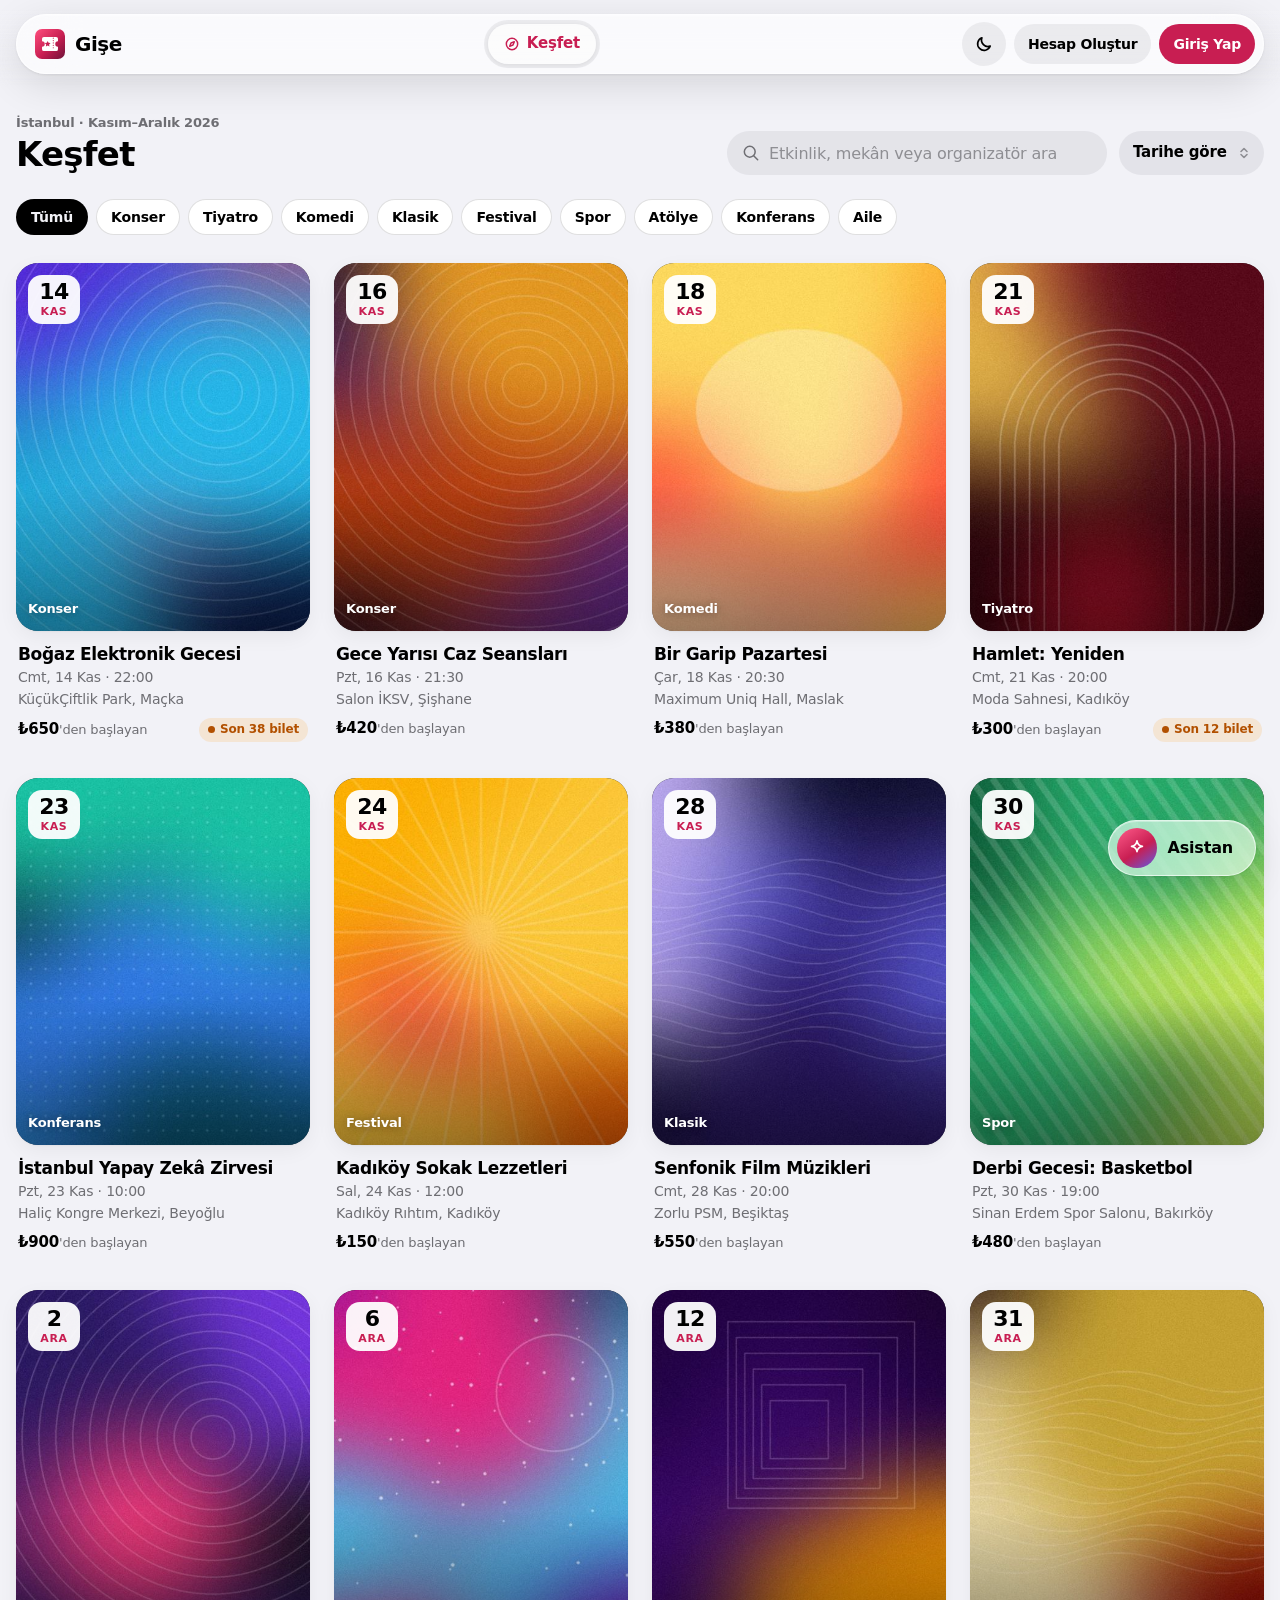
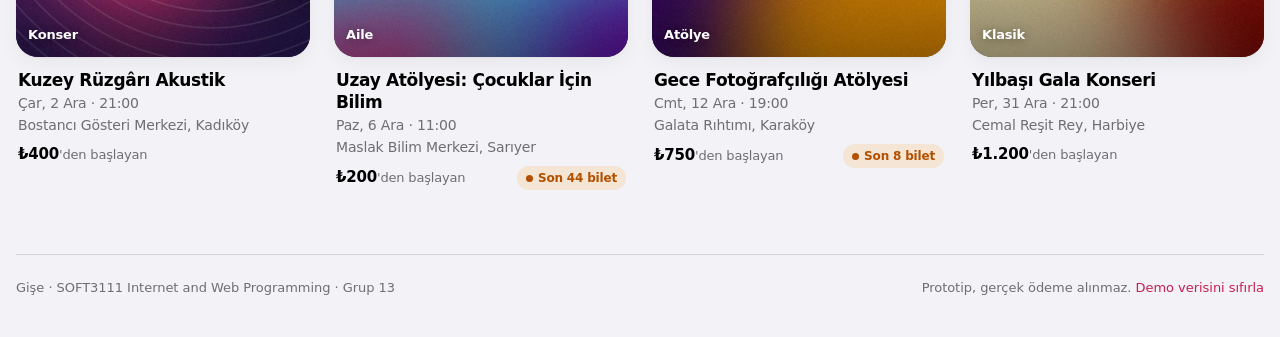
<file: index.html>
<!DOCTYPE html>
<html lang="tr">
<head>
<meta charset="utf-8">
<meta name="viewport" content="width=device-width, initial-scale=1">
<title>Keşfet · Gişe</title>
<link rel="icon" href="data:image/svg+xml,%3Csvg xmlns=%22http://www.w3.org/2000/svg%22 viewBox=%220 0 64 64%22%3E%3Crect width=%2264%22 height=%2264%22 rx=%2215%22 fill=%22%23C81E52%22/%3E%3Cpath d=%22M15 21a4 4 0 0 1 4-4h26a4 4 0 0 1 4 4v5.2a5.8 5.8 0 0 0 0 11.6V43a4 4 0 0 1-4 4H19a4 4 0 0 1-4-4v-5.2a5.8 5.8 0 0 0 0-11.6z%22 fill=%22%23fff%22/%3E%3C/svg%3E">
<link rel="stylesheet" href="assets/app.css">
<script>try{var t=localStorage.getItem("gise-theme");if(t==="dark"||t==="light")document.documentElement.setAttribute("data-theme",t)}catch(e){}</script>
</head>
<body data-page="kesfet">
<div class="edge" aria-hidden="true"></div>
<div id="app"></div>
<div id="layer"></div>
<script src="assets/covers.js"></script>
<script src="assets/app.js"></script>
</body>
</html>
</file>
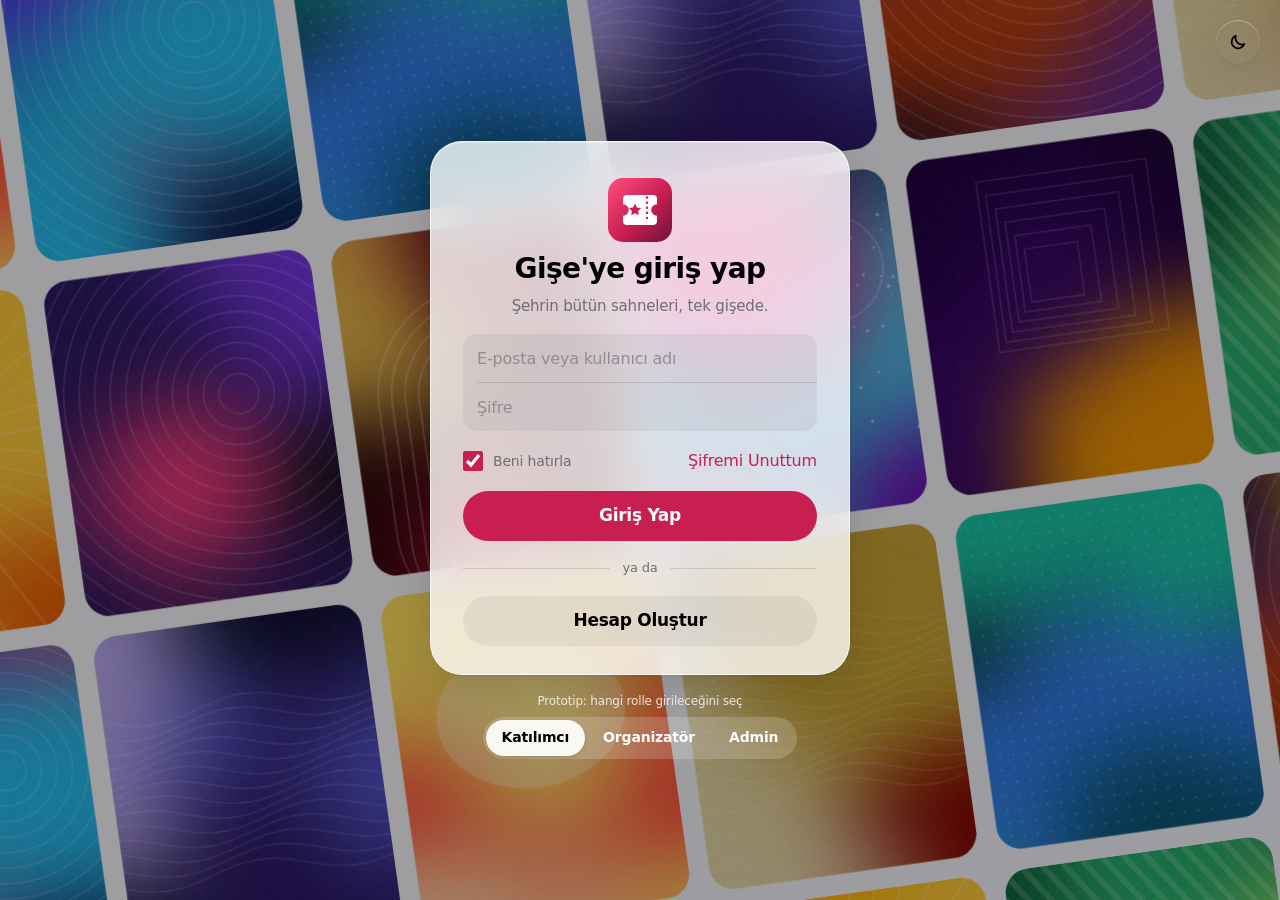
<file: ayarlar.html>
<!DOCTYPE html>
<html lang="tr">
<head>
<meta charset="utf-8">
<meta name="viewport" content="width=device-width, initial-scale=1">
<title>Hesap Ayarları · Gişe</title>
<link rel="icon" href="data:image/svg+xml,%3Csvg xmlns=%22http://www.w3.org/2000/svg%22 viewBox=%220 0 64 64%22%3E%3Crect width=%2264%22 height=%2264%22 rx=%2215%22 fill=%22%23C81E52%22/%3E%3Cpath d=%22M15 21a4 4 0 0 1 4-4h26a4 4 0 0 1 4 4v5.2a5.8 5.8 0 0 0 0 11.6V43a4 4 0 0 1-4 4H19a4 4 0 0 1-4-4v-5.2a5.8 5.8 0 0 0 0-11.6z%22 fill=%22%23fff%22/%3E%3C/svg%3E">
<link rel="stylesheet" href="assets/app.css">
<script>try{var t=localStorage.getItem("gise-theme");if(t==="dark"||t==="light")document.documentElement.setAttribute("data-theme",t)}catch(e){}</script>
</head>
<body data-page="ayarlar">
<div class="edge" aria-hidden="true"></div>
<div id="app"></div>
<div id="layer"></div>
<script src="assets/covers.js"></script>
<script src="assets/app.js"></script>
</body>
</html>
</file>
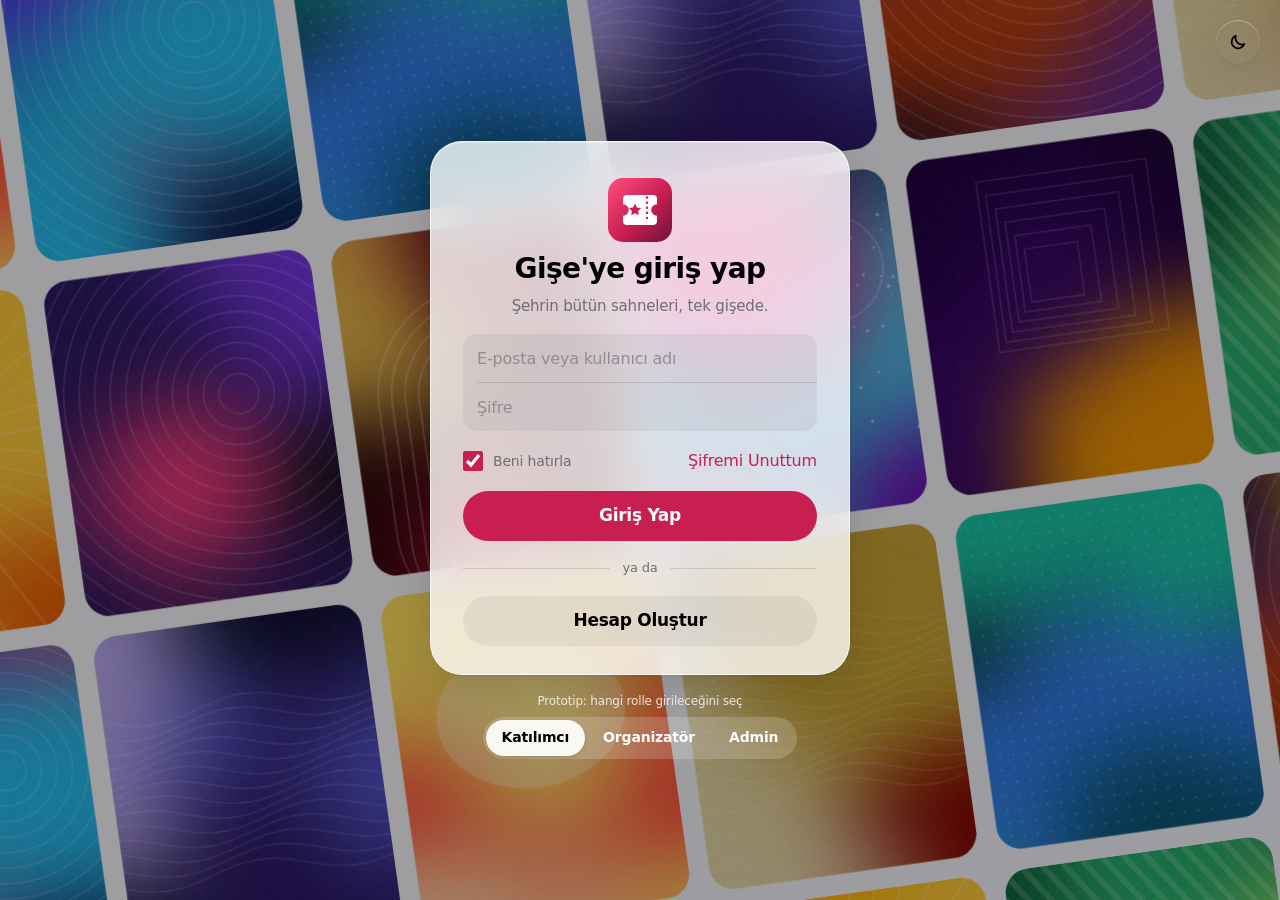
<file: bilet.html>
<!DOCTYPE html>
<html lang="tr">
<head>
<meta charset="utf-8">
<meta name="viewport" content="width=device-width, initial-scale=1">
<title>Biletlerin hazır · Gişe</title>
<link rel="icon" href="data:image/svg+xml,%3Csvg xmlns=%22http://www.w3.org/2000/svg%22 viewBox=%220 0 64 64%22%3E%3Crect width=%2264%22 height=%2264%22 rx=%2215%22 fill=%22%23C81E52%22/%3E%3Cpath d=%22M15 21a4 4 0 0 1 4-4h26a4 4 0 0 1 4 4v5.2a5.8 5.8 0 0 0 0 11.6V43a4 4 0 0 1-4 4H19a4 4 0 0 1-4-4v-5.2a5.8 5.8 0 0 0 0-11.6z%22 fill=%22%23fff%22/%3E%3C/svg%3E">
<link rel="stylesheet" href="assets/app.css">
<script>try{var t=localStorage.getItem("gise-theme");if(t==="dark"||t==="light")document.documentElement.setAttribute("data-theme",t)}catch(e){}</script>
</head>
<body data-page="onay">
<div class="edge" aria-hidden="true"></div>
<div id="app"></div>
<div id="layer"></div>
<script src="assets/covers.js"></script>
<script src="assets/app.js"></script>
</body>
</html>
</file>
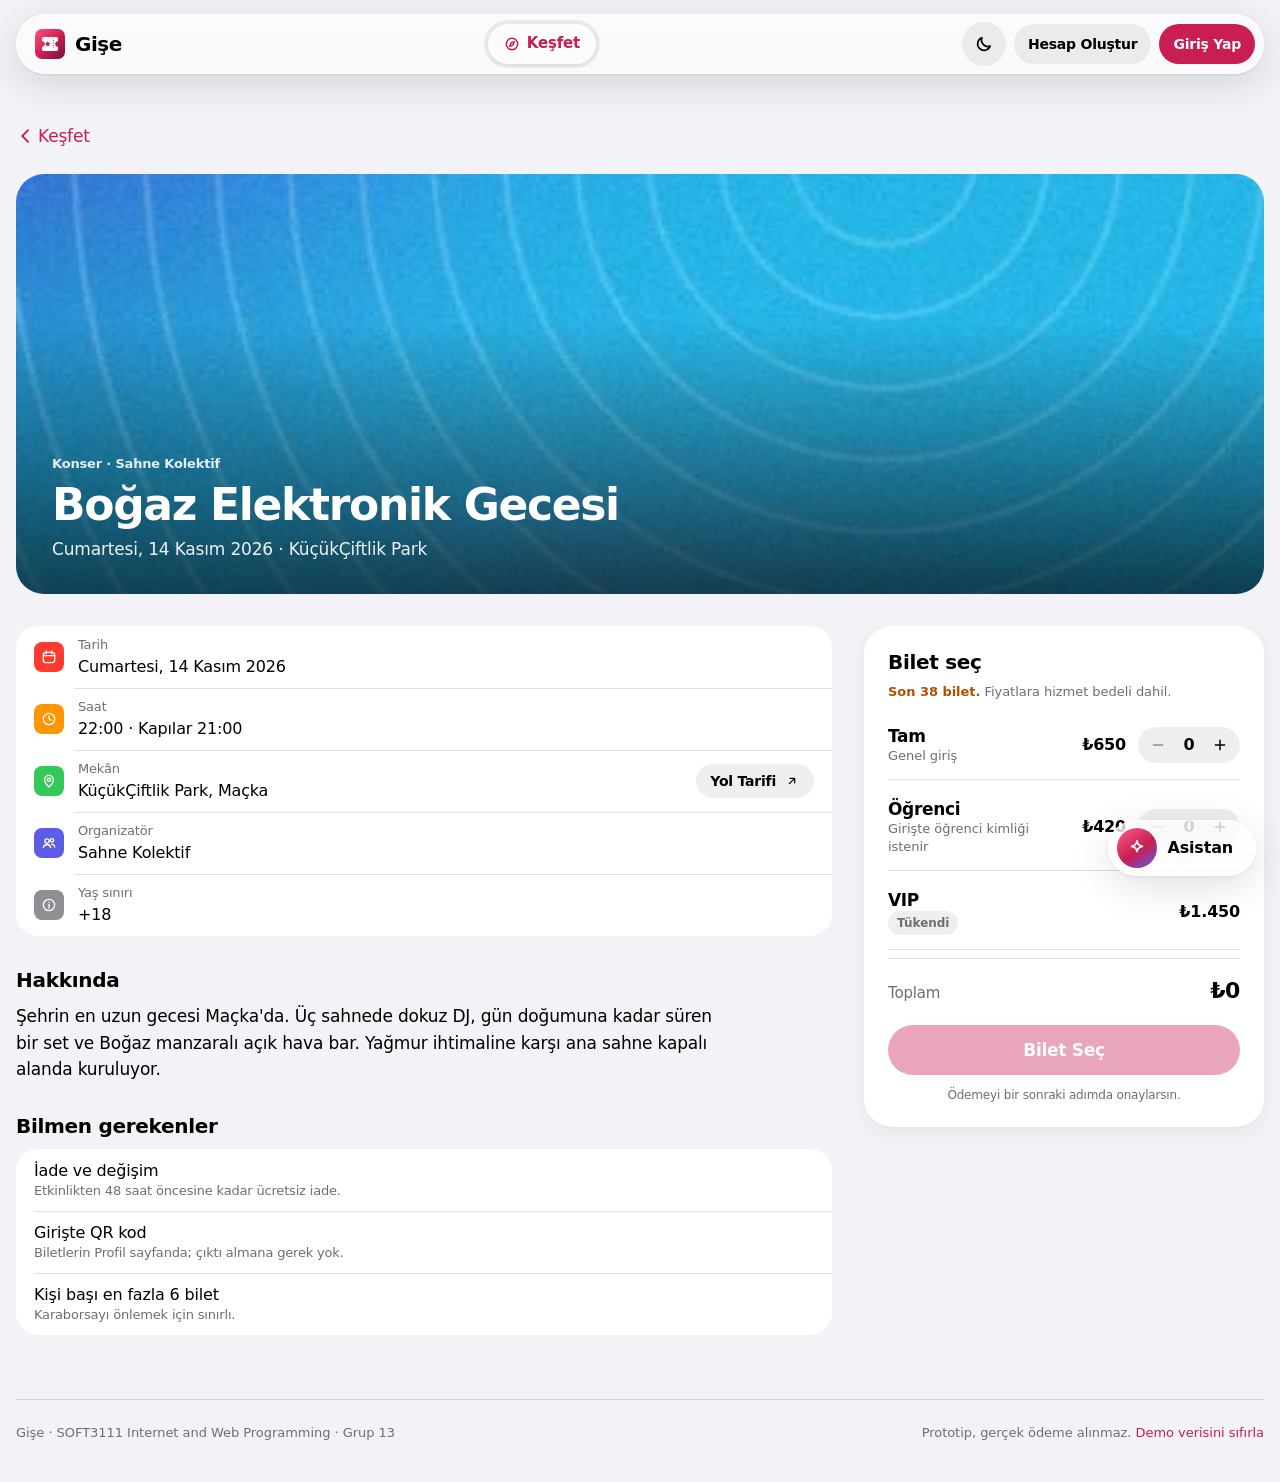
<file: etkinlik.html>
<!DOCTYPE html>
<html lang="tr">
<head>
<meta charset="utf-8">
<meta name="viewport" content="width=device-width, initial-scale=1">
<title>Etkinlik · Gişe</title>
<link rel="icon" href="data:image/svg+xml,%3Csvg xmlns=%22http://www.w3.org/2000/svg%22 viewBox=%220 0 64 64%22%3E%3Crect width=%2264%22 height=%2264%22 rx=%2215%22 fill=%22%23C81E52%22/%3E%3Cpath d=%22M15 21a4 4 0 0 1 4-4h26a4 4 0 0 1 4 4v5.2a5.8 5.8 0 0 0 0 11.6V43a4 4 0 0 1-4 4H19a4 4 0 0 1-4-4v-5.2a5.8 5.8 0 0 0 0-11.6z%22 fill=%22%23fff%22/%3E%3C/svg%3E">
<link rel="stylesheet" href="assets/app.css">
<script>try{var t=localStorage.getItem("gise-theme");if(t==="dark"||t==="light")document.documentElement.setAttribute("data-theme",t)}catch(e){}</script>
</head>
<body data-page="etkinlik">
<div class="edge" aria-hidden="true"></div>
<div id="app"></div>
<div id="layer"></div>
<script src="assets/covers.js"></script>
<script src="assets/app.js"></script>
</body>
</html>
</file>
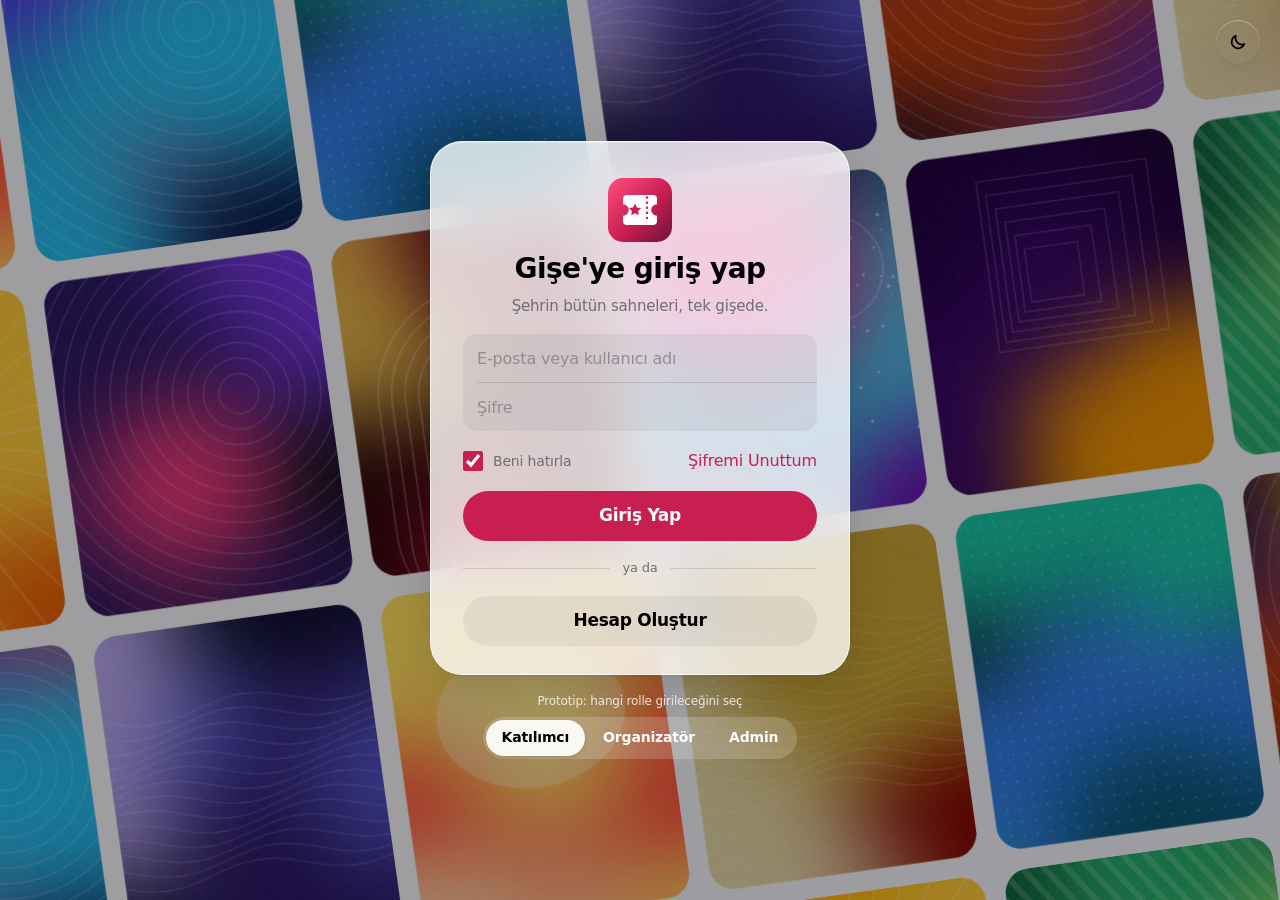
<file: giris.html>
<!DOCTYPE html>
<html lang="tr">
<head>
<meta charset="utf-8">
<meta name="viewport" content="width=device-width, initial-scale=1">
<title>Giriş · Gişe</title>
<link rel="icon" href="data:image/svg+xml,%3Csvg xmlns=%22http://www.w3.org/2000/svg%22 viewBox=%220 0 64 64%22%3E%3Crect width=%2264%22 height=%2264%22 rx=%2215%22 fill=%22%23C81E52%22/%3E%3Cpath d=%22M15 21a4 4 0 0 1 4-4h26a4 4 0 0 1 4 4v5.2a5.8 5.8 0 0 0 0 11.6V43a4 4 0 0 1-4 4H19a4 4 0 0 1-4-4v-5.2a5.8 5.8 0 0 0 0-11.6z%22 fill=%22%23fff%22/%3E%3C/svg%3E">
<link rel="stylesheet" href="assets/app.css">
<script>try{var t=localStorage.getItem("gise-theme");if(t==="dark"||t==="light")document.documentElement.setAttribute("data-theme",t)}catch(e){}</script>
</head>
<body data-page="giris">
<div class="edge" aria-hidden="true"></div>
<div id="app"></div>
<div id="layer"></div>
<script src="assets/covers.js"></script>
<script src="assets/app.js"></script>
</body>
</html>
</file>
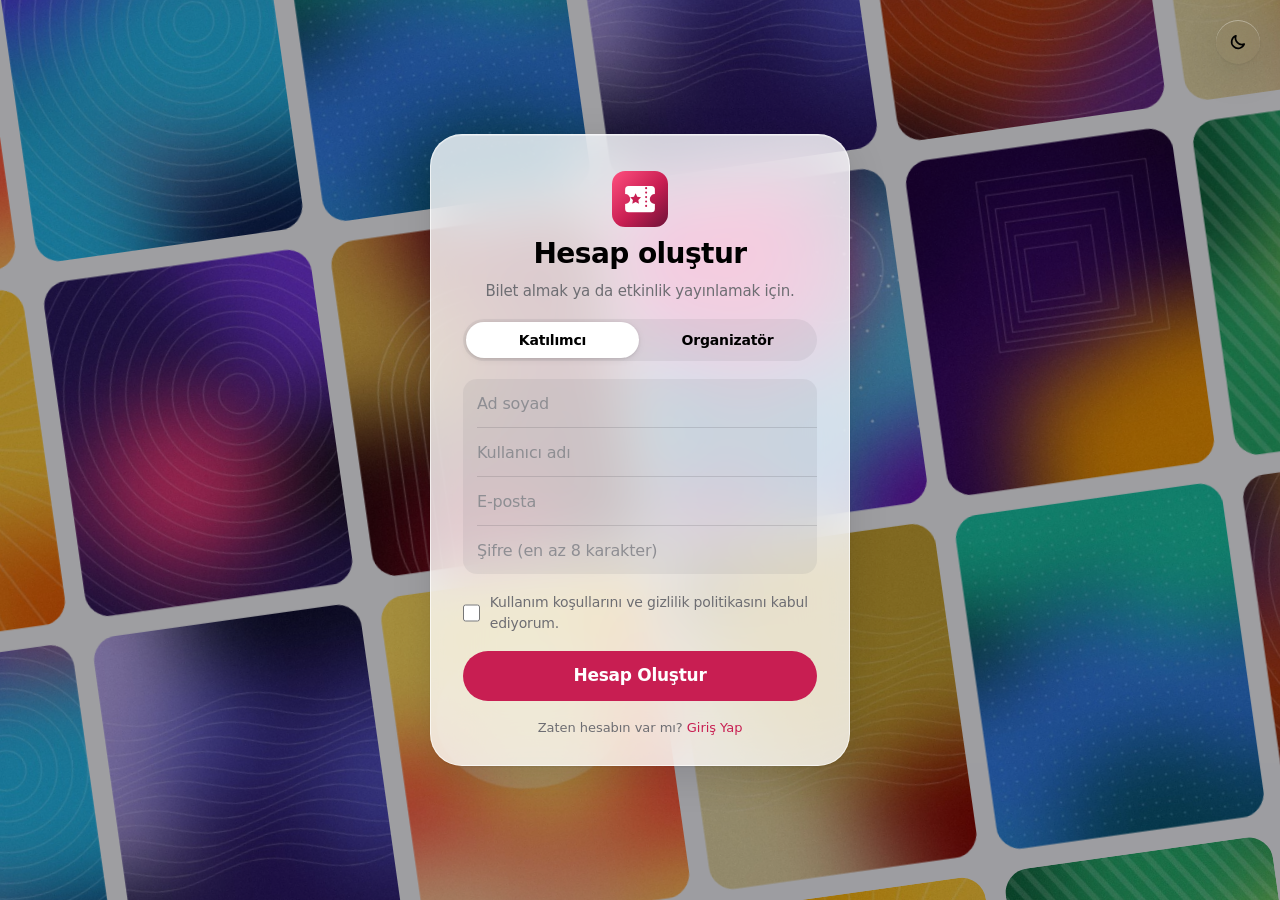
<file: kayit.html>
<!DOCTYPE html>
<html lang="tr">
<head>
<meta charset="utf-8">
<meta name="viewport" content="width=device-width, initial-scale=1">
<title>Kayıt · Gişe</title>
<link rel="icon" href="data:image/svg+xml,%3Csvg xmlns=%22http://www.w3.org/2000/svg%22 viewBox=%220 0 64 64%22%3E%3Crect width=%2264%22 height=%2264%22 rx=%2215%22 fill=%22%23C81E52%22/%3E%3Cpath d=%22M15 21a4 4 0 0 1 4-4h26a4 4 0 0 1 4 4v5.2a5.8 5.8 0 0 0 0 11.6V43a4 4 0 0 1-4 4H19a4 4 0 0 1-4-4v-5.2a5.8 5.8 0 0 0 0-11.6z%22 fill=%22%23fff%22/%3E%3C/svg%3E">
<link rel="stylesheet" href="assets/app.css">
<script>try{var t=localStorage.getItem("gise-theme");if(t==="dark"||t==="light")document.documentElement.setAttribute("data-theme",t)}catch(e){}</script>
</head>
<body data-page="kayit">
<div class="edge" aria-hidden="true"></div>
<div id="app"></div>
<div id="layer"></div>
<script src="assets/covers.js"></script>
<script src="assets/app.js"></script>
</body>
</html>
</file>
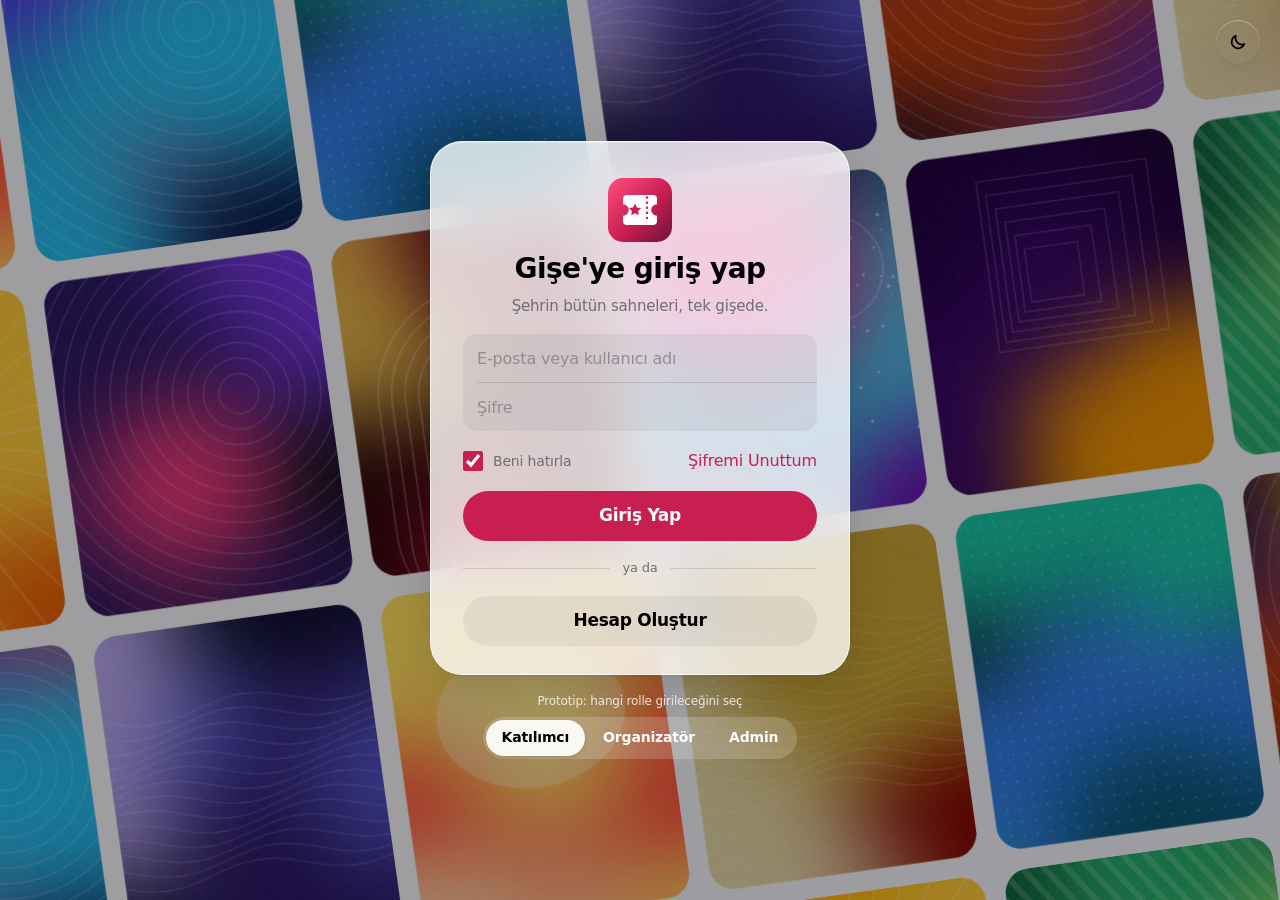
<file: olustur.html>
<!DOCTYPE html>
<html lang="tr">
<head>
<meta charset="utf-8">
<meta name="viewport" content="width=device-width, initial-scale=1">
<title>Yeni Etkinlik · Gişe</title>
<link rel="icon" href="data:image/svg+xml,%3Csvg xmlns=%22http://www.w3.org/2000/svg%22 viewBox=%220 0 64 64%22%3E%3Crect width=%2264%22 height=%2264%22 rx=%2215%22 fill=%22%23C81E52%22/%3E%3Cpath d=%22M15 21a4 4 0 0 1 4-4h26a4 4 0 0 1 4 4v5.2a5.8 5.8 0 0 0 0 11.6V43a4 4 0 0 1-4 4H19a4 4 0 0 1-4-4v-5.2a5.8 5.8 0 0 0 0-11.6z%22 fill=%22%23fff%22/%3E%3C/svg%3E">
<link rel="stylesheet" href="assets/app.css">
<script>try{var t=localStorage.getItem("gise-theme");if(t==="dark"||t==="light")document.documentElement.setAttribute("data-theme",t)}catch(e){}</script>
</head>
<body data-page="olustur">
<div class="edge" aria-hidden="true"></div>
<div id="app"></div>
<div id="layer"></div>
<script src="assets/covers.js"></script>
<script src="assets/app.js"></script>
</body>
</html>
</file>
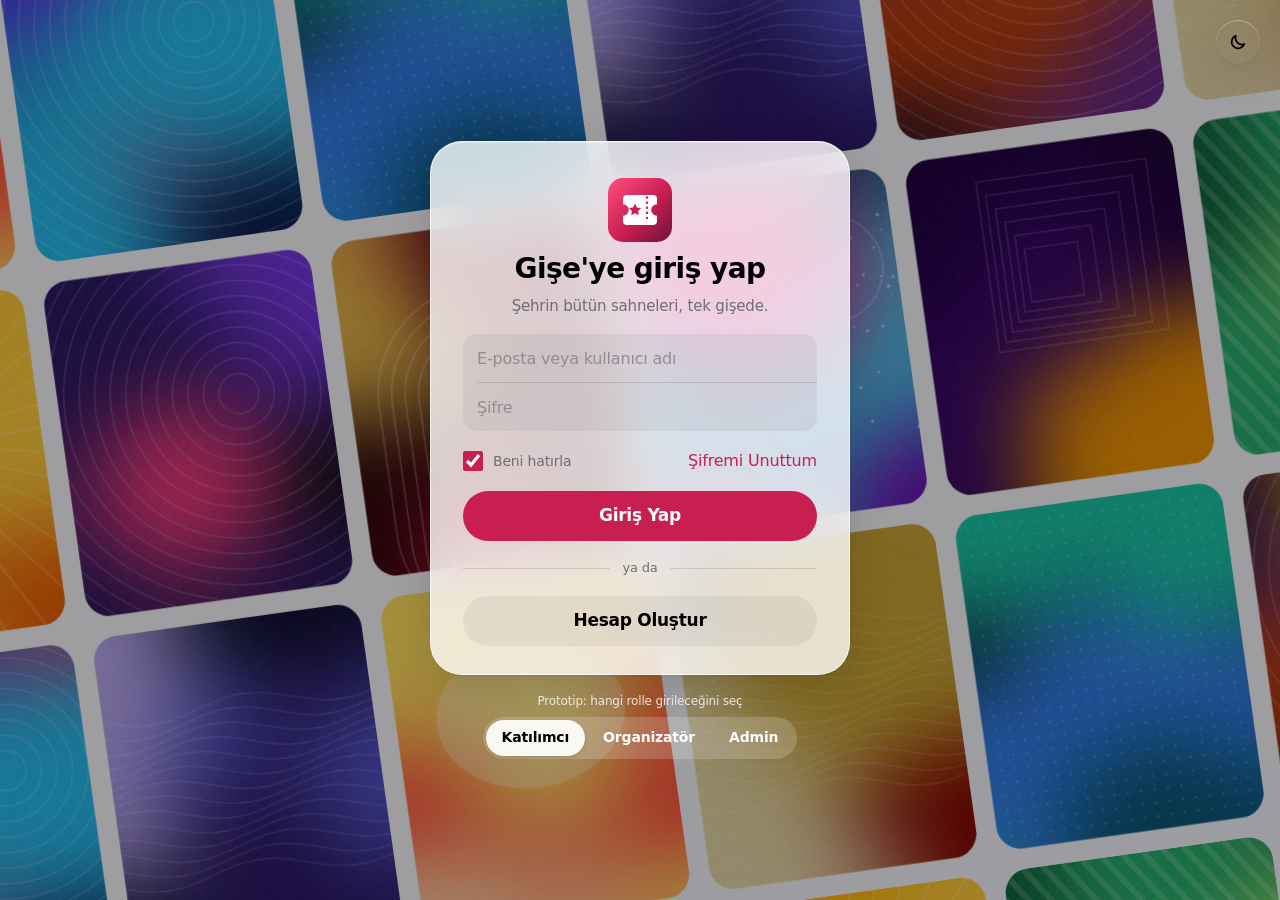
<file: profil.html>
<!DOCTYPE html>
<html lang="tr">
<head>
<meta charset="utf-8">
<meta name="viewport" content="width=device-width, initial-scale=1">
<title>Profil · Gişe</title>
<link rel="icon" href="data:image/svg+xml,%3Csvg xmlns=%22http://www.w3.org/2000/svg%22 viewBox=%220 0 64 64%22%3E%3Crect width=%2264%22 height=%2264%22 rx=%2215%22 fill=%22%23C81E52%22/%3E%3Cpath d=%22M15 21a4 4 0 0 1 4-4h26a4 4 0 0 1 4 4v5.2a5.8 5.8 0 0 0 0 11.6V43a4 4 0 0 1-4 4H19a4 4 0 0 1-4-4v-5.2a5.8 5.8 0 0 0 0-11.6z%22 fill=%22%23fff%22/%3E%3C/svg%3E">
<link rel="stylesheet" href="assets/app.css">
<script>try{var t=localStorage.getItem("gise-theme");if(t==="dark"||t==="light")document.documentElement.setAttribute("data-theme",t)}catch(e){}</script>
</head>
<body data-page="profil">
<div class="edge" aria-hidden="true"></div>
<div id="app"></div>
<div id="layer"></div>
<script src="assets/covers.js"></script>
<script src="assets/app.js"></script>
</body>
</html>
</file>
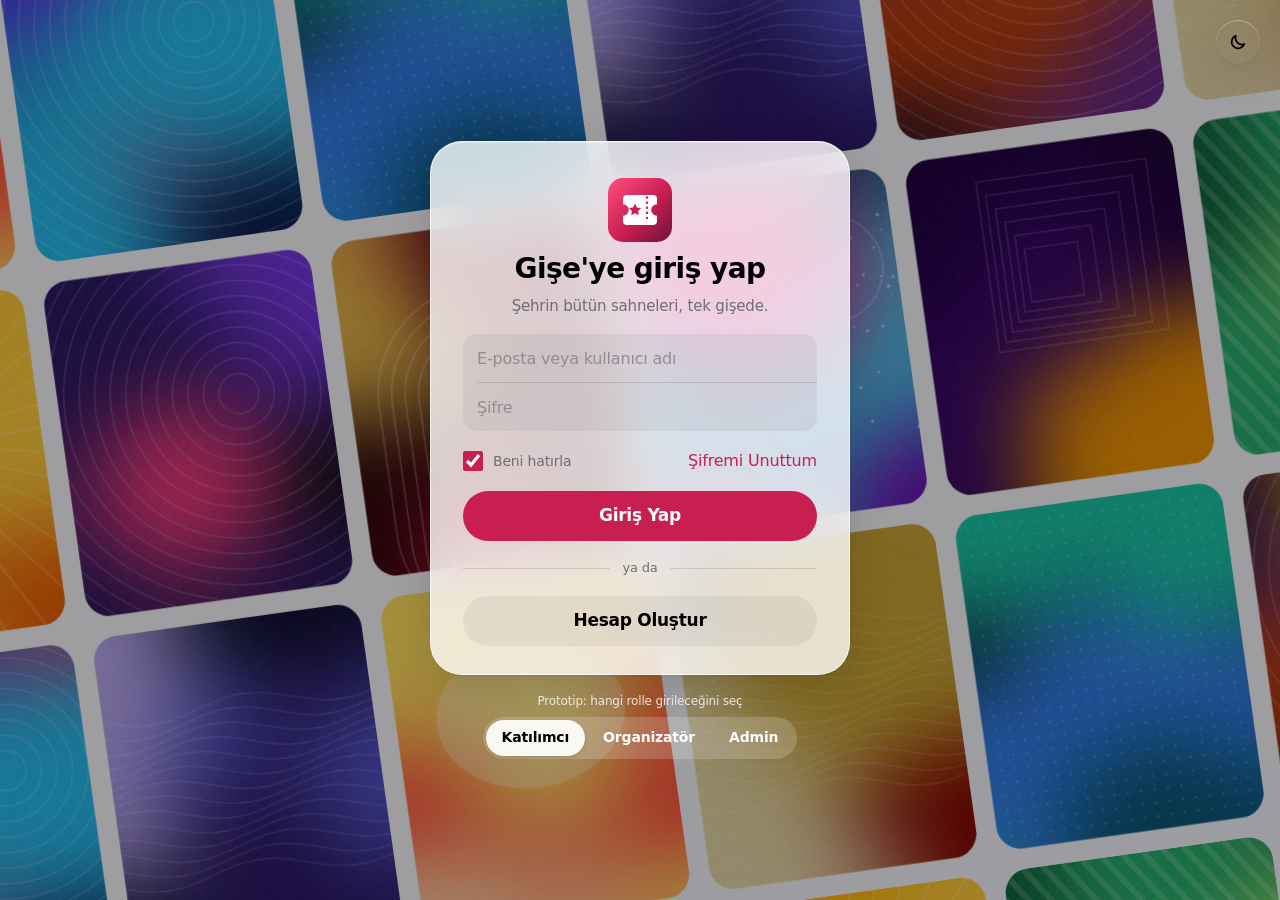
<file: yonetim.html>
<!DOCTYPE html>
<html lang="tr">
<head>
<meta charset="utf-8">
<meta name="viewport" content="width=device-width, initial-scale=1">
<title>Kullanıcılar · Gişe</title>
<link rel="icon" href="data:image/svg+xml,%3Csvg xmlns=%22http://www.w3.org/2000/svg%22 viewBox=%220 0 64 64%22%3E%3Crect width=%2264%22 height=%2264%22 rx=%2215%22 fill=%22%23C81E52%22/%3E%3Cpath d=%22M15 21a4 4 0 0 1 4-4h26a4 4 0 0 1 4 4v5.2a5.8 5.8 0 0 0 0 11.6V43a4 4 0 0 1-4 4H19a4 4 0 0 1-4-4v-5.2a5.8 5.8 0 0 0 0-11.6z%22 fill=%22%23fff%22/%3E%3C/svg%3E">
<link rel="stylesheet" href="assets/app.css">
<script>try{var t=localStorage.getItem("gise-theme");if(t==="dark"||t==="light")document.documentElement.setAttribute("data-theme",t)}catch(e){}</script>
</head>
<body data-page="yonetim">
<div class="edge" aria-hidden="true"></div>
<div id="app"></div>
<div id="layer"></div>
<script src="assets/covers.js"></script>
<script src="assets/app.js"></script>
</body>
</html>
</file>
<file: assets/app.css>
/* Gişe — iOS 27 dili, web için.
   İki katman: içerik (afişler, listeler) opak; işlev katmanı (üst gezinme, sayfalar/sheet, toast) Liquid Glass.
   Marka rengi kontrollerde değil içerikte: afiş görselleri. Kontrollerde yalnızca birincil eylem + seçili sekme. */
:root{
  --bg:#F2F2F7;            /* systemGroupedBackground */
  --surface:#FFFFFF;       /* secondarySystemGroupedBackground */
  --fill:rgba(120,120,128,.12);
  --fill-2:rgba(120,120,128,.18);
  --label:#000000;
  --label-2:#6E6E73;       /* 5.07:1 on white */
  --label-3:#8E8E93;
  --separator:rgba(60,60,67,.16);
  --accent:#C81E52;        /* Kadife: white text 5.58:1 */
  --accent-fill:#C81E52;
  --accent-soft:rgba(200,30,82,.10);
  --ok:#1F7A35; --ok-soft:rgba(52,199,89,.14);
  --warn:#B25000; --warn-soft:rgba(255,149,0,.14);
  --bad:#D70015; --bad-soft:rgba(255,59,48,.12);
  --glass-fill:rgba(255,255,255,.62);
  --glass-strong:rgba(255,255,255,.80);
  --glass-stroke:rgba(255,255,255,.65);
  --glass-shadow:0 10px 40px rgba(0,0,0,.12), 0 1px 3px rgba(0,0,0,.08);
  --card-shadow:0 1px 2px rgba(0,0,0,.04), 0 6px 20px rgba(0,0,0,.05);
  --font:"SF Pro Text","SF Pro Display",-apple-system,BlinkMacSystemFont,"Inter","Helvetica Neue",system-ui,sans-serif;
  --font-display:"SF Pro Display","SF Pro Text",-apple-system,BlinkMacSystemFont,"Inter","Helvetica Neue",system-ui,sans-serif;
  --r-xl:28px; --r-lg:22px; --r-md:14px; --r-sm:10px;
  color-scheme:light;
}
@media (prefers-color-scheme: dark){
  :root:not([data-theme="light"]){
    --bg:#000000; --surface:#1C1C1E; --fill:rgba(120,120,128,.24); --fill-2:rgba(120,120,128,.32);
    --label:#FFFFFF; --label-2:#AEAEB2; --label-3:#8E8E93; --separator:rgba(84,84,88,.6);
    --accent:#FF5C8A; --accent-fill:#D1245A; --accent-soft:rgba(255,92,138,.16);
    --ok:#30D158; --ok-soft:rgba(48,209,88,.16); --warn:#FFB340; --warn-soft:rgba(255,179,64,.16); --bad:#FF6961; --bad-soft:rgba(255,105,97,.16);
    --glass-fill:rgba(40,40,44,.58); --glass-strong:rgba(44,44,48,.82); --glass-stroke:rgba(255,255,255,.12);
    --glass-shadow:0 10px 40px rgba(0,0,0,.5), 0 1px 3px rgba(0,0,0,.4);
    --card-shadow:none; color-scheme:dark;
  }
}
:root[data-theme="dark"]{
  --bg:#000000; --surface:#1C1C1E; --fill:rgba(120,120,128,.24); --fill-2:rgba(120,120,128,.32);
  --label:#FFFFFF; --label-2:#AEAEB2; --label-3:#8E8E93; --separator:rgba(84,84,88,.6);
  --accent:#FF5C8A; --accent-fill:#D1245A; --accent-soft:rgba(255,92,138,.16);
  --ok:#30D158; --ok-soft:rgba(48,209,88,.16); --warn:#FFB340; --warn-soft:rgba(255,179,64,.16); --bad:#FF6961; --bad-soft:rgba(255,105,97,.16);
  --glass-fill:rgba(40,40,44,.58); --glass-strong:rgba(44,44,48,.82); --glass-stroke:rgba(255,255,255,.12);
  --glass-shadow:0 10px 40px rgba(0,0,0,.5), 0 1px 3px rgba(0,0,0,.4);
  --card-shadow:none; color-scheme:dark;
}

*{box-sizing:border-box}
html,body{margin:0;min-height:100%}
body{background:var(--bg);color:var(--label);font-family:var(--font);font-size:16px;line-height:1.45;letter-spacing:-.011em;-webkit-font-smoothing:antialiased;text-rendering:optimizeLegibility}
a{color:inherit;text-decoration:none}
button,input,select,textarea{font:inherit;color:inherit;letter-spacing:inherit}
img{max-width:100%;display:block}
:focus-visible{outline:3px solid color-mix(in srgb,var(--accent) 55%,transparent);outline-offset:2px;border-radius:12px}
.sr{position:absolute;width:1px;height:1px;overflow:hidden;clip:rect(0 0 0 0);white-space:nowrap}

/* ---------- type scale (HIG Large) ---------- */
.large-title{font-family:var(--font-display);font-size:34px;line-height:41px;font-weight:700;letter-spacing:-.022em;margin:0;text-wrap:balance}
.title1{font-family:var(--font-display);font-size:28px;line-height:34px;font-weight:700;letter-spacing:-.02em;margin:0;text-wrap:balance}
.title2{font-family:var(--font-display);font-size:22px;line-height:28px;font-weight:700;letter-spacing:-.017em;margin:0}
.title3{font-size:20px;line-height:25px;font-weight:600;letter-spacing:-.015em;margin:0}
.headline{font-size:17px;line-height:22px;font-weight:600;letter-spacing:-.02em;margin:0}
.subhead{font-size:15px;line-height:20px;color:var(--label-2);margin:0}
.footnote{font-size:13px;line-height:18px;color:var(--label-2);margin:0;letter-spacing:-.003em}
.caption{font-size:12px;line-height:16px;color:var(--label-2);margin:0}
.eyebrow{font-size:13px;line-height:18px;font-weight:600;color:var(--label-2);margin:0 0 2px}
.num{font-variant-numeric:tabular-nums}

/* ---------- icons ---------- */
.i{width:20px;height:20px;flex:none;display:inline-block;vertical-align:middle}
.i svg{width:100%;height:100%;display:block}
.i-sm{width:16px;height:16px}

/* ---------- buttons ---------- */
.btn{display:inline-flex;align-items:center;justify-content:center;gap:8px;min-height:44px;padding:0 20px;border-radius:999px;border:0;cursor:pointer;font-size:16px;font-weight:600;letter-spacing:-.016em;white-space:nowrap;transition:transform .1s ease-out,background-color .15s,opacity .15s;-webkit-tap-highlight-color:transparent;user-select:none}
.btn:active{transform:scale(.97)}
.btn-primary{background:var(--accent-fill);color:#fff}
.btn-primary:hover{background:color-mix(in srgb,var(--accent-fill) 88%,#000)}
.btn-tinted{background:var(--accent-soft);color:var(--accent)}
.btn-gray{background:var(--fill);color:var(--label)}
.btn-gray:hover{background:var(--fill-2)}
.btn-destructive{background:var(--bad);color:#fff}
.btn-plain{background:none;color:var(--accent);padding:0 8px}
.btn-large{min-height:50px;font-size:17px;padding:0 24px}
.btn-block{width:100%}
.btn[disabled],.btn[aria-disabled="true"]{opacity:.4;pointer-events:none}
.icon-btn{width:44px;height:44px;border-radius:999px;display:inline-grid;place-items:center;border:0;background:var(--fill);color:var(--label);cursor:pointer;transition:transform .1s ease-out}
.icon-btn:active{transform:scale(.94)}
.link{color:var(--accent);font-weight:500;cursor:pointer;background:none;border:0;padding:0}
.link:hover{text-decoration:underline}

/* ---------- glass (functional layer only) ---------- */
.glass{background:var(--glass-fill);-webkit-backdrop-filter:blur(28px) saturate(1.6);backdrop-filter:blur(28px) saturate(1.6);border:1px solid var(--glass-stroke);box-shadow:var(--glass-shadow), inset 0 1px 0 rgba(255,255,255,.35)}
@media (prefers-reduced-transparency: reduce){.glass{background:var(--surface);-webkit-backdrop-filter:none;backdrop-filter:none}}
@media (prefers-contrast: more){.glass{background:var(--surface);border-color:var(--label)}}

/* ---------- app shell ---------- */
#app{min-height:100vh;transform-origin:50% 0;transition:filter .3s}
.edge{position:fixed;inset:0 0 auto 0;height:88px;pointer-events:none;z-index:40;background:linear-gradient(var(--bg) 10%,transparent);-webkit-backdrop-filter:blur(6px);backdrop-filter:blur(6px);-webkit-mask-image:linear-gradient(#000 35%,transparent);mask-image:linear-gradient(#000 35%,transparent)}
.nav{position:sticky;top:14px;z-index:50;margin:14px auto 0;width:min(1280px,calc(100% - 32px));height:60px;border-radius:999px;display:flex;align-items:center;justify-content:space-between;padding:0 8px 0 18px;gap:16px}
.brand{display:flex;align-items:center;gap:10px;font-family:var(--font-display);font-weight:700;font-size:20px;letter-spacing:-.025em}
.tabs{display:flex;gap:4px;padding:4px;border-radius:999px;background:var(--fill)}
.tab{display:flex;align-items:center;gap:7px;height:40px;padding:0 16px;border-radius:999px;font-size:15px;font-weight:600;color:var(--label);transition:background-color .2s,color .2s}
.tab:hover{background:var(--fill)}
.tab[aria-current="page"]{background:var(--glass-strong);color:var(--accent);box-shadow:0 1px 4px rgba(0,0,0,.08)}
.nav-right{display:flex;align-items:center;gap:8px}
.avatar{border-radius:999px;display:inline-grid;place-items:center;color:#fff;font-weight:600;letter-spacing:0;flex:none}
.avatar-btn{width:44px;height:44px;font-size:15px;border:2px solid var(--glass-stroke)}

.page{width:min(1280px,calc(100% - 32px));margin:0 auto;padding:40px 0 64px}
.page-narrow{width:min(760px,calc(100% - 32px))}
.page-head{display:flex;align-items:flex-end;justify-content:space-between;gap:24px;margin-bottom:24px;flex-wrap:wrap}
.back{display:inline-flex;align-items:center;gap:2px;color:var(--accent);font-size:17px;font-weight:500;margin:0 0 16px -6px;min-height:44px;padding:0 6px;border-radius:10px}
.footer{width:min(1280px,calc(100% - 32px));margin:0 auto;padding:24px 0 40px;border-top:1px solid var(--separator);display:flex;justify-content:space-between;gap:16px;flex-wrap:wrap}

/* ---------- inputs ---------- */
.field{display:flex;flex-direction:column;gap:6px}
.field>label,.label{font-size:13px;font-weight:600;color:var(--label-2)}
.input{height:48px;width:100%;border-radius:var(--r-md);border:0;background:var(--fill);padding:0 14px;font-size:16px;outline:none;transition:box-shadow .15s,background-color .15s}
.input::placeholder{color:var(--label-3)}
.input:focus{background:var(--surface);box-shadow:0 0 0 3px color-mix(in srgb,var(--accent) 40%,transparent)}
textarea.input{height:auto;min-height:112px;padding:12px 14px;resize:vertical;line-height:1.45}
select.input{appearance:none;-webkit-appearance:none;background-image:url("data:image/svg+xml,%3Csvg xmlns='http://www.w3.org/2000/svg' width='12' height='12' viewBox='0 0 12 12'%3E%3Cpath d='M3 4.5 6 1.5 9 4.5M3 7.5 6 10.5 9 7.5' fill='none' stroke='%238E8E93' stroke-width='1.6' stroke-linecap='round' stroke-linejoin='round'/%3E%3C/svg%3E");background-repeat:no-repeat;background-position:right 14px center;padding-right:36px}
.search{position:relative;display:flex;align-items:center;width:380px;max-width:100%;flex:none}
.search .i{position:absolute;left:14px;color:var(--label-2);pointer-events:none}
.search .input{padding-left:42px;height:44px;border-radius:999px}
.group{background:var(--surface);border-radius:var(--r-lg);overflow:hidden}
.grouped-fields{background:var(--fill);border-radius:var(--r-md);overflow:hidden}
.grouped-fields .input{background:transparent;border-radius:0}
.grouped-fields .input:focus{box-shadow:inset 0 0 0 2px color-mix(in srgb,var(--accent) 45%,transparent);background:transparent}
.grouped-fields .sep{height:1px;background:var(--separator);margin-left:14px}
.msg{font-size:13px;line-height:18px;display:flex;gap:6px;align-items:flex-start;margin:0}
.msg.err{color:var(--bad)} .msg.okm{color:var(--ok)}
.msg[hidden]{display:none}

/* segmented control */
.seg{display:inline-flex;padding:3px;border-radius:999px;background:var(--fill);position:relative;gap:2px}
.seg button{border:0;background:none;height:36px;padding:0 16px;border-radius:999px;font-size:14px;font-weight:600;cursor:pointer;color:var(--label);transition:background-color .2s, box-shadow .2s}
.seg button[aria-pressed="true"]{background:var(--surface);box-shadow:0 1px 3px rgba(0,0,0,.1),0 2px 8px rgba(0,0,0,.06)}
.seg-block{display:flex}.seg-block button{flex:1}

/* chips */
.chips{display:flex;gap:8px;flex-wrap:wrap}
.chip{height:36px;padding:0 15px;border-radius:999px;border:0;background:var(--surface);color:var(--label);font-size:14px;font-weight:600;cursor:pointer;box-shadow:inset 0 0 0 1px var(--separator);transition:transform .1s ease-out,background-color .15s}
.chip:active{transform:scale(.96)}
.chip[aria-pressed="true"]{background:var(--label);color:var(--bg);box-shadow:none}

/* pills / status */
.pill{display:inline-flex;align-items:center;gap:5px;height:24px;padding:0 9px;border-radius:999px;font-size:12px;font-weight:600;white-space:nowrap}
.pill.ok{background:var(--ok-soft);color:var(--ok)} .pill.warn{background:var(--warn-soft);color:var(--warn)} .pill.bad{background:var(--bad-soft);color:var(--bad)} .pill.neutral{background:var(--fill);color:var(--label-2)} .pill.accent{background:var(--accent-soft);color:var(--accent)}
.dot{width:7px;height:7px;border-radius:999px;background:currentColor}

/* inset grouped list */
.list{background:var(--surface);border-radius:var(--r-lg);overflow:hidden;margin:0;padding:0;list-style:none}
.row{display:flex;align-items:center;gap:14px;min-height:56px;padding:10px 18px;position:relative}
.row+.row::before{content:"";position:absolute;top:0;left:58px;right:0;height:1px;background:var(--separator)}
.list>li+li>.row::before{content:"";position:absolute;top:0;left:58px;right:0;height:1px;background:var(--separator)}
.list.no-icons .row+.row::before{left:18px}
.row-icon{width:30px;height:30px;border-radius:8px;display:grid;place-items:center;color:#fff;flex:none}
.row-main{flex:1;min-width:0}
.row-title{font-size:16px;font-weight:500;margin:0}
.row-sub{font-size:13px;color:var(--label-2);margin:0}
.row-value{color:var(--label-2);font-size:15px;text-align:right}
a.row:hover,button.row:hover{background:var(--fill)}
button.row{width:100%;border:0;background:none;text-align:left;cursor:pointer}
.chev{color:var(--label-3)}
.section-head{font-size:13px;font-weight:600;color:var(--label-2);text-transform:uppercase;letter-spacing:.02em;margin:28px 18px 8px}
.section-foot{font-size:13px;color:var(--label-2);margin:8px 18px 0}

/* switch */
.switch{position:relative;width:51px;height:31px;flex:none}
.switch input{position:absolute;inset:0;opacity:0;margin:0;cursor:pointer}
.switch span{position:absolute;inset:0;border-radius:999px;background:var(--fill-2);transition:background-color .25s}
.switch span::after{content:"";position:absolute;top:2px;left:2px;width:27px;height:27px;border-radius:999px;background:#fff;box-shadow:0 3px 8px rgba(0,0,0,.15),0 1px 1px rgba(0,0,0,.16);transition:transform .3s cubic-bezier(.3,1.3,.5,1)}
.switch input:checked+span{background:#34C759}
.switch input:checked+span::after{transform:translateX(20px)}
.switch input:focus-visible+span{outline:3px solid color-mix(in srgb,var(--accent) 55%,transparent);outline-offset:2px}

/* stepper */
.stepper{display:inline-flex;align-items:center;background:var(--fill);border-radius:999px;height:36px}
.stepper button{width:40px;height:36px;border:0;background:none;display:grid;place-items:center;cursor:pointer;color:var(--label);border-radius:999px}
.stepper button:active{background:var(--fill)}
.stepper button[disabled]{color:var(--label-3);cursor:default}
.stepper output{min-width:22px;text-align:center;font-weight:600;font-variant-numeric:tabular-nums}

/* ---------- Keşfet ---------- */
.grid{display:grid;grid-template-columns:repeat(4,minmax(0,1fr));gap:36px 24px}
@media (max-width:1100px){.grid{grid-template-columns:repeat(3,minmax(0,1fr))}}
@media (max-width:820px){.grid{grid-template-columns:repeat(2,minmax(0,1fr))}}
@media (max-width:480px){.grid{grid-template-columns:1fr}}
.card{display:flex;flex-direction:column;gap:12px;border-radius:var(--r-lg);-webkit-tap-highlight-color:transparent}
.cover{position:relative;aspect-ratio:4/5;border-radius:var(--r-lg);overflow:hidden;background:#222;box-shadow:var(--card-shadow);transition:transform .35s cubic-bezier(.2,.8,.2,1),box-shadow .35s}
.cover img{width:100%;height:100%;object-fit:cover;transition:transform .6s cubic-bezier(.2,.8,.2,1)}
.card:hover .cover{transform:translateY(-3px);box-shadow:0 14px 34px rgba(0,0,0,.16)}
.card:hover .cover img{transform:scale(1.03)}
.card:active .cover{transform:scale(.985)}
.date-badge{position:absolute;left:12px;top:12px;width:52px;padding:6px 0 7px;border-radius:14px;background:rgba(255,255,255,.94);color:#000;text-align:center;line-height:1}
.date-badge b{display:block;font-size:22px;font-weight:700;letter-spacing:-.03em}
.date-badge span{display:block;font-size:11px;font-weight:700;letter-spacing:.06em;margin-top:3px;color:#C81E52}
.cover-shade{position:absolute;inset:auto 0 0 0;height:40%;background:linear-gradient(transparent,rgba(0,0,0,.38));pointer-events:none}
.cover-cat{position:absolute;left:12px;bottom:12px;color:#fff;font-size:13px;font-weight:600;text-shadow:0 1px 8px rgba(0,0,0,.35)}
.card-body{display:flex;flex-direction:column;gap:3px;padding:0 2px}
.card-title{font-size:17px;line-height:22px;font-weight:600;letter-spacing:-.02em;margin:0}
.card-meta{font-size:14px;line-height:19px;color:var(--label-2);margin:0}
.card-foot{display:flex;align-items:center;justify-content:space-between;gap:8px;margin-top:6px}
.price{font-size:15px;font-weight:600}
.price small{font-size:13px;font-weight:500;color:var(--label-2)}
.empty{grid-column:1/-1;text-align:center;padding:64px 16px;display:flex;flex-direction:column;align-items:center;gap:12px}

/* ---------- Detail ---------- */
.hero{position:relative;height:420px;border-radius:var(--r-xl);overflow:hidden;background:#111}
.hero img{width:100%;height:100%;object-fit:cover}
.hero-shade{position:absolute;inset:0;background:linear-gradient(180deg,rgba(0,0,0,0) 35%,rgba(0,0,0,.62) 100%)}
.hero-text{position:absolute;left:36px;right:36px;bottom:32px;color:#fff;display:flex;flex-direction:column;gap:8px}
.hero-text .large-title{font-size:44px;line-height:48px;letter-spacing:-.03em;max-width:760px}
.hero-text p{margin:0;font-size:17px;font-weight:500;opacity:.92}
.detail-grid{display:grid;grid-template-columns:minmax(0,1fr) 400px;gap:32px;margin-top:32px;align-items:start}
@media (max-width:980px){.detail-grid{grid-template-columns:1fr}}
.prose{font-size:17px;line-height:1.55;color:var(--label);max-width:65ch;margin:0}
.buy{position:sticky;top:96px;background:var(--surface);border-radius:var(--r-xl);padding:24px;display:flex;flex-direction:column;gap:4px;box-shadow:var(--card-shadow)}
.tier{display:flex;align-items:center;gap:12px;padding:14px 0;border-bottom:1px solid var(--separator)}
.tier:last-of-type{border-bottom:0}
.tier-main{flex:1;min-width:0}
.tier-price{font-weight:600;font-variant-numeric:tabular-nums}
.total{display:flex;justify-content:space-between;align-items:baseline;padding:16px 0 14px;border-top:1px solid var(--separator);margin-top:4px}
.total b{font-size:22px;letter-spacing:-.02em;font-variant-numeric:tabular-nums}

/* ---------- Pass (signature) ---------- */
.pass{width:380px;max-width:100%;margin:0 auto;border-radius:24px;overflow:hidden;background:var(--surface);box-shadow:0 2px 6px rgba(0,0,0,.06),0 24px 60px rgba(0,0,0,.14);position:relative}
.pass-top{position:relative;height:190px;color:#fff;padding:20px 22px;display:flex;flex-direction:column;justify-content:space-between;background:#222}
.pass-top img{position:absolute;inset:0;width:100%;height:100%;object-fit:cover}
.pass-top::after{content:"";position:absolute;inset:0;background:linear-gradient(180deg,rgba(0,0,0,.15),rgba(0,0,0,.55))}
.pass-top>*{position:relative;z-index:1}
.pass-brand{display:flex;align-items:center;gap:8px;font-weight:700;font-size:15px}
.pass-title{font-family:var(--font-display);font-size:26px;line-height:30px;font-weight:700;letter-spacing:-.025em;margin:0}
.perf{position:relative;height:28px;display:flex;align-items:center}
.perf::before{content:"";position:absolute;left:22px;right:22px;top:50%;border-top:2px dashed var(--separator)}
.notch{position:absolute;top:50%;width:28px;height:28px;border-radius:999px;background:var(--bg);transform:translateY(-50%)}
.notch.l{left:-14px}.notch.r{right:-14px}
.pass-fields{display:grid;grid-template-columns:repeat(4,1fr);gap:12px;padding:4px 22px 18px}
.pass-fields .k{font-size:11px;font-weight:700;letter-spacing:.06em;color:var(--label-2);text-transform:uppercase}
.pass-fields .v{font-size:16px;font-weight:600;font-variant-numeric:tabular-nums}
.pass-qr{display:flex;flex-direction:column;align-items:center;gap:10px;padding:6px 22px 24px}
.qr{background:#fff;padding:12px;border-radius:16px;box-shadow:inset 0 0 0 1px rgba(0,0,0,.06)}
.success-head{text-align:center;display:flex;flex-direction:column;align-items:center;gap:8px;margin-bottom:28px}
.check{width:64px;height:64px;border-radius:999px;background:var(--ok-soft);color:var(--ok);display:grid;place-items:center}

/* ticket stub rows */
.stub{display:flex;align-items:stretch;background:var(--surface);border-radius:20px;position:relative;overflow:hidden;box-shadow:var(--card-shadow)}
.stub-art{width:112px;flex:none;position:relative}
.stub-art img{width:100%;height:100%;object-fit:cover}
.stub-main{flex:1;min-width:0;padding:16px 20px;display:flex;flex-direction:column;gap:4px;justify-content:center}
.stub-side{width:150px;flex:none;display:flex;flex-direction:column;align-items:center;justify-content:center;gap:8px;position:relative;padding:16px}
.stub-side::before{content:"";position:absolute;left:0;top:14px;bottom:14px;border-left:2px dashed var(--separator)}
.stub .notch{width:22px;height:22px;left:auto;right:139px}
.stub .notch.t{top:-11px;transform:none}.stub .notch.b{top:auto;bottom:-11px;transform:none}
.stubs{display:flex;flex-direction:column;gap:14px}

/* profile */
.profile-grid{display:grid;grid-template-columns:340px minmax(0,1fr);gap:40px;align-items:start}
@media (max-width:900px){.profile-grid{grid-template-columns:1fr}}
.me{background:var(--surface);border-radius:var(--r-xl);padding:28px 24px 24px;display:flex;flex-direction:column;align-items:center;text-align:center;gap:6px}
.me .avatar{width:96px;height:96px;font-size:34px;margin-bottom:8px}
.me-stats{display:grid;grid-template-columns:1fr 1fr;gap:8px;width:100%;margin-top:14px}
.me-stats div{background:var(--fill);border-radius:14px;padding:10px}
.me-stats b{display:block;font-size:22px;letter-spacing:-.02em}
.progress{height:6px;border-radius:999px;background:var(--fill);overflow:hidden}
.progress span{display:block;height:100%;border-radius:999px;background:var(--accent-fill)}

/* settings */
.form-row{display:flex;align-items:center;gap:16px;min-height:52px;padding:6px 18px;position:relative}
.form-row+.form-row::before{content:"";position:absolute;top:0;left:18px;right:0;height:1px;background:var(--separator)}
.form-row>label{width:170px;flex:none;font-size:16px;font-weight:500}
.form-row .input{background:transparent;padding:0;height:40px;border-radius:8px}
.form-row .input:focus{box-shadow:none}
.form-row:focus-within{background:color-mix(in srgb,var(--accent) 5%,transparent)}
.section-actions{display:flex;justify-content:space-between;align-items:center;gap:12px;margin:10px 18px 0}
.meter{display:flex;gap:4px;width:120px}.meter i{flex:1;height:4px;border-radius:999px;background:var(--fill-2)}
.meter[data-s="1"] i:nth-child(-n+1){background:var(--bad)}
.meter[data-s="2"] i:nth-child(-n+2){background:var(--warn)}
.meter[data-s="3"] i:nth-child(-n+3){background:#34C759}
.meter[data-s="4"] i{background:var(--ok)}
.rules{list-style:none;margin:8px 18px 0;padding:0;display:flex;gap:16px;flex-wrap:wrap}
.rules li{font-size:13px;color:var(--label-2);display:flex;align-items:center;gap:5px}
.rules li.on{color:var(--ok)}

/* create */
.create-grid{display:grid;grid-template-columns:minmax(0,1fr) 340px;gap:40px;align-items:start}
@media (max-width:980px){.create-grid{grid-template-columns:1fr}}
.fieldset{background:var(--surface);border-radius:var(--r-lg);padding:20px;display:grid;gap:16px}
.two{display:grid;grid-template-columns:1fr 1fr;gap:16px}
.cover-pick{display:grid;grid-template-columns:repeat(7,1fr);gap:10px}
.cover-opt{position:relative;aspect-ratio:4/5;border-radius:12px;overflow:hidden;border:0;padding:0;cursor:pointer;background:#222}
.cover-opt img{width:100%;height:100%;object-fit:cover}
.cover-opt[aria-pressed="true"]{box-shadow:0 0 0 3px var(--surface),0 0 0 5px var(--accent)}
.cover-opt .tick{position:absolute;right:6px;top:6px;width:22px;height:22px;border-radius:999px;background:var(--accent-fill);color:#fff;display:none;place-items:center}
.cover-opt[aria-pressed="true"] .tick{display:grid}
.upload{border:2px dashed var(--separator);background:var(--fill);color:var(--label-2);display:flex;flex-direction:column;align-items:center;justify-content:center;gap:4px;font-size:12px;font-weight:600;position:relative}
.upload input{position:absolute;inset:0;opacity:0;cursor:pointer}
.tier-edit{display:grid;grid-template-columns:1.4fr 1fr 1fr 44px;gap:10px;align-items:end}
.preview-wrap{position:sticky;top:96px;display:flex;flex-direction:column;gap:12px}
.preview-wrap .card{pointer-events:none}

/* admin */
.stats{display:grid;grid-template-columns:repeat(3,1fr);gap:16px;margin-bottom:28px}
.stat{background:var(--surface);border-radius:var(--r-lg);padding:18px 20px;display:flex;flex-direction:column;gap:2px}
.stat b{font-family:var(--font-display);font-size:30px;line-height:36px;letter-spacing:-.025em;font-variant-numeric:tabular-nums}
.toolbar{display:flex;gap:16px;align-items:center;justify-content:space-between;margin-bottom:16px;flex-wrap:wrap}
.table{width:100%;border-collapse:separate;border-spacing:0;background:var(--surface);border-radius:var(--r-lg);overflow:hidden}
.table th{text-align:left;font-size:12px;font-weight:600;color:var(--label-2);text-transform:uppercase;letter-spacing:.04em;padding:14px 18px;border-bottom:1px solid var(--separator)}
.table td{padding:12px 18px;border-bottom:1px solid var(--separator);font-size:15px;vertical-align:middle}
.table tr:last-child td{border-bottom:0}
.table tbody tr:hover td{background:color-mix(in srgb,var(--fill) 50%,transparent)}
.who{display:flex;align-items:center;gap:12px}
.who .avatar{width:36px;height:36px;font-size:13px}
.btn-sm{min-height:34px;padding:0 14px;font-size:14px}
.btn-ban{background:var(--fill);color:var(--bad)}
.btn-ban:hover{background:var(--bad-soft)}
.pager{display:flex;justify-content:space-between;align-items:center;margin-top:14px;padding:0 6px}

/* ---------- auth ---------- */
.auth{position:relative;min-height:100vh;display:grid;place-items:center;padding:48px 16px;overflow:hidden;isolation:isolate}
.auth-bg{position:fixed;inset:-10%;z-index:-2;display:grid;grid-template-columns:repeat(6,1fr);gap:18px;transform:rotate(-8deg) scale(1.12);opacity:1}
.auth-bg img{width:100%;aspect-ratio:4/5;object-fit:cover;border-radius:22px}
.auth-dim{position:fixed;inset:0;z-index:-1;background:rgba(0,0,0,.35)}
.auth-card{width:420px;max-width:100%;border-radius:32px;padding:36px 32px 28px;display:flex;flex-direction:column;gap:18px}
.auth-card.glass{background:var(--glass-strong)}
.auth-head{display:flex;flex-direction:column;align-items:center;text-align:center;gap:10px}
.or{display:flex;align-items:center;gap:12px;color:var(--label-2);font-size:13px}
.or::before,.or::after{content:"";flex:1;height:1px;background:var(--separator)}
.proto-role{margin-top:18px;display:flex;flex-direction:column;align-items:center;gap:8px;color:#fff}
.proto-role .seg{background:rgba(255,255,255,.18)}
.proto-role .seg button{color:#fff}
.proto-role .seg button[aria-pressed="true"]{background:rgba(255,255,255,.92);color:#000}
.check-row{display:flex;align-items:center;gap:10px;font-size:14px;color:var(--label-2)}
.check-row input{width:20px;height:20px;accent-color:var(--accent-fill);margin:0}

/* ---------- sheet / overlay ---------- */
.overlay{position:fixed;inset:0;z-index:100;display:flex;align-items:flex-end;justify-content:center;pointer-events:none}
.scrim{position:absolute;inset:0;background:rgba(0,0,0,.32);opacity:0;pointer-events:auto}
.sheet{position:relative;width:min(560px,100%);max-height:calc(100vh - 40px);overflow:auto;border-radius:34px;margin-bottom:20px;padding:10px 28px 28px;pointer-events:auto;touch-action:none;will-change:transform}
.sheet.glass{background:var(--glass-strong)}
.grabber{width:40px;height:5px;border-radius:999px;background:var(--label-3);opacity:.5;margin:0 auto 14px}
.sheet-head{display:flex;align-items:center;justify-content:space-between;gap:12px;margin-bottom:18px;cursor:grab}
.sheet-head:active{cursor:grabbing}
.line{display:flex;justify-content:space-between;gap:12px;padding:10px 0;font-size:16px}
.line span:last-child{font-variant-numeric:tabular-nums}
body.is-auth .edge{display:none}
body.sheet-open #app{transform:scale(.965);filter:brightness(.92);border-radius:24px;overflow:hidden}

.theme-btn{width:44px;height:44px;border-radius:999px;border:0;display:grid;place-items:center;cursor:pointer;background:var(--fill);color:var(--label);transition:transform .1s ease-out,background-color .15s}
.theme-btn:hover{background:var(--fill-2)}.theme-btn:active{transform:scale(.92)}
.auth-theme{position:absolute;top:20px;right:20px;z-index:2}
.auth-theme .theme-btn{color:var(--label)}
::view-transition-old(root),::view-transition-new(root){animation-duration:.35s;animation-timing-function:ease}
.toast{position:fixed;left:50%;bottom:28px;z-index:200;transform:translateX(-50%);border-radius:999px;padding:10px 10px 10px 18px;display:flex;align-items:center;gap:12px;font-weight:600;font-size:15px;min-height:52px}

/* export (Figma) */
.export .screen{position:relative;width:1440px;min-height:900px;overflow:hidden;background:var(--bg)}
.export .auth-bg,.export .auth-dim{position:absolute}
.export .overlay{position:absolute}
.export .scrim{opacity:1}
.export .no-export{display:none!important}
.export .nav{position:relative;top:0}
.export .buy,.export .preview-wrap{position:relative;top:0}
.export .screen.has-sheet>.screen-content{transform:scale(.965);filter:brightness(.92);border-radius:24px;overflow:hidden;transform-origin:50% 0}

@media (prefers-reduced-motion: reduce){
  *,*::before,*::after{transition-duration:.01ms!important;scroll-behavior:auto!important}
  .btn:active,.chip:active,.card:active .cover{transform:none}
}

#ai-root .ai{z-index:80;position:fixed;top:88px;right:24px;bottom:24px;width:420px;max-width:calc(100% - 32px);border-radius:32px;display:flex;flex-direction:column;overflow:hidden;z-index:60}
.ai.glass{background:var(--glass-strong)}
.ai-head{display:flex;align-items:center;justify-content:space-between;gap:12px;padding:16px 16px 14px 20px;border-bottom:1px solid var(--separator)}
.ai-id{display:flex;align-items:center;gap:12px}
.ai-mark{width:40px;height:40px;border-radius:12px;display:grid;place-items:center;color:#fff;background:linear-gradient(145deg,#FF5C8A,#C81E52 55%,#5E5CE6)}
.ai-actions{display:flex;gap:8px}
.ai-actions .icon-btn{width:36px;height:36px}
.ai-body{flex:1;overflow-y:auto;display:flex;flex-direction:column;gap:14px;padding:18px 16px 12px;overscroll-behavior:contain}
.bubble{max-width:86%;padding:10px 14px;border-radius:20px;font-size:15px;line-height:21px}
.b-ai{align-self:flex-start;background:var(--surface);color:var(--label);border-bottom-left-radius:6px}
.b-me{align-self:flex-end;background:var(--accent-fill);color:#fff;border-bottom-right-radius:6px}
.lang{align-self:flex-end;margin-top:-10px;font-size:12px;color:var(--label-2);display:flex;gap:4px;align-items:center}
.ai-status{display:flex;align-items:center;gap:6px;font-size:12px;color:var(--label-2);margin:-2px 0 -6px 4px}
.ai-status .i{color:var(--ok)}
.opts{align-self:stretch;background:var(--surface);border-radius:20px;overflow:hidden}
.opt{display:flex;align-items:center;gap:12px;padding:10px 12px;position:relative}
.opt+.opt::before{content:"";position:absolute;top:0;left:72px;right:0;height:1px;background:var(--separator)}
.opt img{width:48px;height:60px;border-radius:10px;object-fit:cover;flex:none}
.opt-main{flex:1;min-width:0}
.opt-title{font-size:15px;font-weight:600;line-height:20px;margin:0}
.opt-meta{font-size:13px;line-height:17px;color:var(--label-2);margin:0}
.opt-side{display:flex;flex-direction:column;align-items:flex-end;gap:4px}
.opt-price{font-size:14px;font-weight:600;font-variant-numeric:tabular-nums}
.ai-row{display:flex;gap:8px;flex-wrap:wrap}
.sugg{height:34px;padding:0 13px;border-radius:999px;border:0;background:var(--surface);color:var(--label);font-size:13px;font-weight:600;box-shadow:inset 0 0 0 1px var(--separator);display:inline-flex;align-items:center;gap:6px}
.ai-foot{padding:10px 16px 14px;display:flex;flex-direction:column;gap:8px;border-top:1px solid var(--separator)}
.ai-input{display:flex;align-items:center;gap:8px;min-height:48px;border-radius:999px;background:var(--surface);padding:0 6px 0 16px;box-shadow:inset 0 0 0 1px var(--separator)}
.ai-input span{flex:1;color:var(--label-3);font-size:15px}
.ai-send{width:36px;height:36px;border-radius:999px;border:0;background:var(--accent-fill);color:#fff;display:grid;place-items:center}
.ai-mic{width:36px;height:36px;border-radius:999px;border:0;background:none;color:var(--label-2);display:grid;place-items:center}
.ai-fab{position:fixed;right:24px;bottom:24px;z-index:80;cursor:pointer;border:1px solid var(--glass-stroke);display:inline-flex;align-items:center;gap:10px;height:56px;padding:0 22px 0 8px;border-radius:999px;font-size:16px;font-weight:600;color:var(--label)}
.ai-fab .ai-mark{width:40px;height:40px;border-radius:999px}
.fig-part{display:inline-block;padding:0;background:transparent}
.note{width:620px;background:var(--surface);border-radius:28px;padding:32px;display:flex;flex-direction:column;gap:14px;box-shadow:var(--card-shadow)}
.note ol{margin:0;padding-left:20px;display:flex;flex-direction:column;gap:10px;font-size:15px;line-height:21px}
.note code{font-size:13px;background:var(--fill);padding:1px 6px;border-radius:6px}


.ai-body>*{flex-shrink:0}
.opt{color:inherit}.opt:hover{background:var(--fill)}
.ai-input input{flex:1;border:0;background:none;outline:none;font-size:15px;min-width:0;height:44px;color:var(--label)}
.ai-input input::placeholder{color:var(--label-3)}
.ai-input:focus-within{box-shadow:inset 0 0 0 2px color-mix(in srgb,var(--accent) 45%,transparent)}
.ai-send,.ai-mic,.sugg{cursor:pointer}.ai-send:active,.sugg:active{transform:scale(.95)}
.sugg:hover{background:var(--fill)}
.ai-fab:active{transform:scale(.97)}
.typing{display:flex;gap:5px;align-items:center;padding:14px 16px}
.typing span{width:7px;height:7px;border-radius:999px;background:var(--label-3);animation:blink 1.2s infinite ease-in-out}
.typing span:nth-child(2){animation-delay:.15s}.typing span:nth-child(3){animation-delay:.3s}
@keyframes blink{0%,80%,100%{opacity:.3;transform:translateY(0)}40%{opacity:1;transform:translateY(-3px)}}
@media (prefers-reduced-motion: reduce){.typing span{animation:none;opacity:.6}}
.nav-right .btn-sm{min-height:40px}
@media (max-width:760px){.nav .tabs .tab{padding:0 10px}.nav .brand span{display:none}.nav-right .btn-gray{display:none}}
</file>
